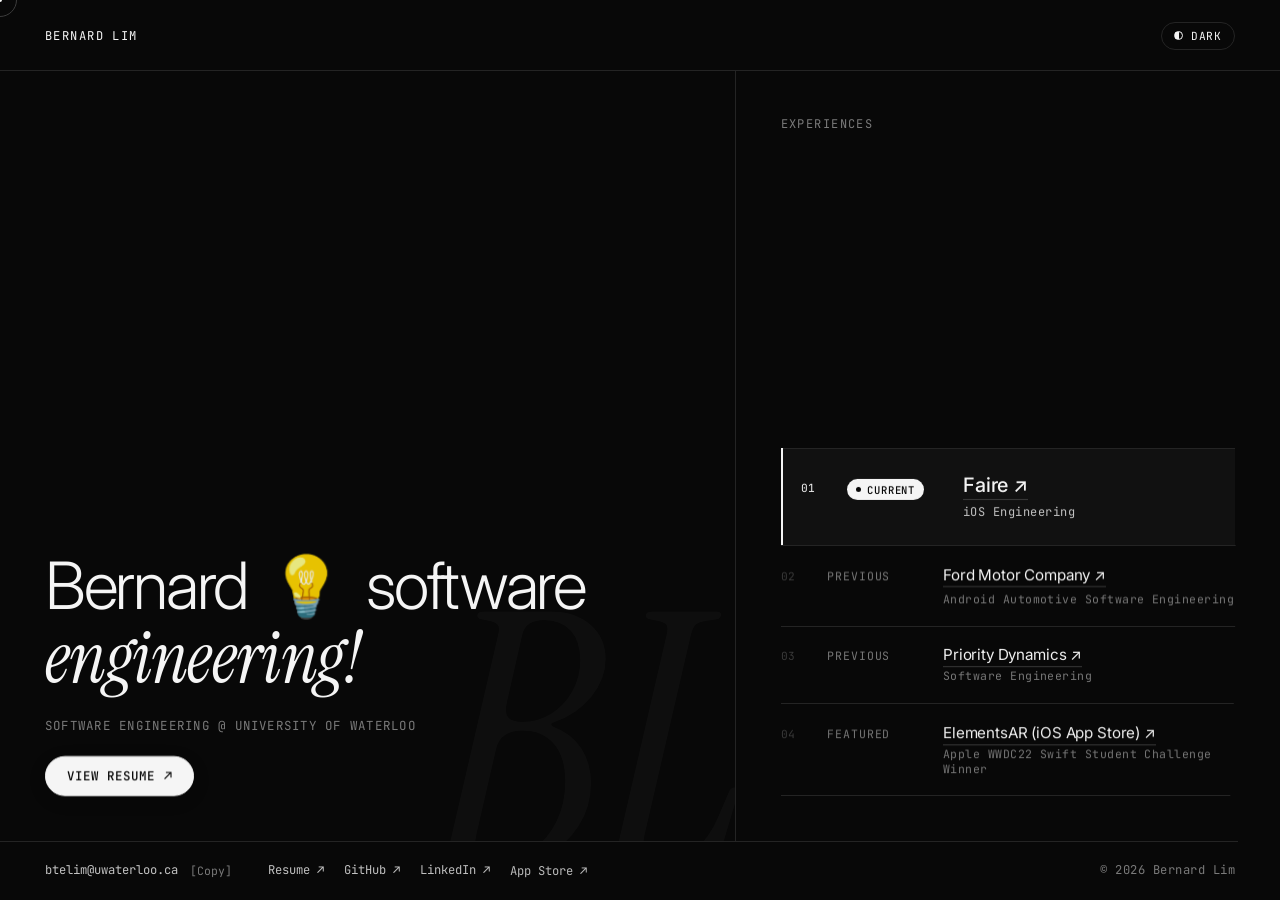
<file: index.html>
<!DOCTYPE html>
<html lang="en" data-theme="dark">
<head>
  <meta charset="UTF-8" />
    <script>
    // URL Flag Gate: routes to redesigned Monograph Folio when flag is present
    (function () {
      const q = new URLSearchParams(window.location.search);
      if (
        q.has("folio") ||
        q.has("monograph") ||
        q.has("redesign") ||
        q.get("v") === "folio" ||
        q.get("v") === "2" ||
        q.get("design") === "monograph"
      ) {
        window.location.replace("folio.html" + window.location.search);
      }
    })();
  </script>
  <meta name="viewport" content="width=device-width, initial-scale=1.0" />
  <title>Bernard Lim — Bernard ❤️ Software Engineering</title>
  <meta name="description" content="Bernard Lim — Software Engineering at the University of Waterloo." />
  <link rel="preconnect" href="https://fonts.googleapis.com" />
  <link rel="preconnect" href="https://fonts.gstatic.com" crossorigin />
  <link href="https://fonts.googleapis.com/css2?family=Instrument+Serif:ital@0;1&family=Inter:wght@300;400;500&family=JetBrains+Mono:wght@400&display=swap" rel="stylesheet" />
  <link rel="stylesheet" href="styles.css" />
</head>
<body>
  <!-- Subtle custom cursor ring -->
  <div class="cursor-ring" id="cursor-ring" aria-hidden="true"></div>
  <div class="cursor-dot" id="cursor-dot" aria-hidden="true"></div>
  <!-- Full-viewport emoji shatter explosion layer -->
  <div class="viewport-shards-layer" id="viewport-shards-layer" aria-hidden="true"></div>

  <div class="viewport-grid">
    <!-- Top Full-Width Header -->
    <header class="top-bar">
      <div class="line-mask">
        <span class="brand reveal-item">Bernard Lim</span>
      </div>

      <div class="controls">
        <button class="theme-btn magnetic" id="theme-toggle" type="button" aria-label="Toggle monochrome theme">
          <span class="theme-indicator"></span>
          <span class="theme-label" id="theme-label">Dark</span>
        </button>
      </div>
      <div class="rule-h rule-bottom"></div>
    </header>

    <!-- Main Full-Viewport Hero -->
    <main class="hero-stage">
      <!-- Left / Primary Editorial Column -->
      <section class="hero-primary" aria-label="Introduction">
        <div class="bg-glyph" id="bg-glyph" aria-hidden="true">BL</div>

        <!-- Default Hero Title Section -->
        <div class="hero-title-group" id="hero-title-group">
          <h1 class="headline" id="hero-headline" aria-label="Bernard loves software engineering!">
            <span class="line-mask headline-mask">
              <span class="headline-line reveal-line">Bernard <button class="title-emoji-btn magnetic" id="title-emoji-slot" type="button" aria-label="Current emoji: Love. Click to cycle emoji." title="Click to rotate emoji"><span class="title-emoji-fx" aria-hidden="true"></span><span class="title-emoji-particles" id="title-emoji-particles" aria-hidden="true"></span><span class="title-emoji-char" id="title-emoji">❤️</span></button> software <em class="serif">engineering!</em></span>
            </span>
          </h1>

          <div class="subhead-wrap line-mask">
            <p class="discipline reveal-item">Software Engineering @ University of Waterloo</p>
          </div>

          <div class="hero-action-wrap">
            <a
              href="resume.pdf"
              target="_blank"
              rel="noopener noreferrer"
              class="hero-resume-btn magnetic"
              aria-label="View Resume (PDF opens in a new tab)"
            >
              <span>View Resume</span>
              <span class="btn-arrow" aria-hidden="true">↗</span>
            </a>
          </div>
        </div>

        <!-- Faire Hover Showcase (iPhone 18 Pro Frame + Description) -->
        <div class="faire-showcase" id="faire-showcase" aria-hidden="true">
          <div class="iphone-mockup" id="iphone-mockup">
            <!-- Left & Right Titanium Hardware Buttons -->
            <div class="iphone-btn iphone-btn-action"></div>
            <div class="iphone-btn iphone-btn-vol-up"></div>
            <div class="iphone-btn iphone-btn-vol-down"></div>
            <div class="iphone-btn iphone-btn-power"></div>
            <div class="iphone-btn iphone-btn-camera-control"></div>

            <!-- iPhone 18 Pro Brushed Titanium Chassis -->
            <div class="iphone-chassis">
              <div class="antenna-band antenna-top-left"></div>
              <div class="antenna-band antenna-top-right"></div>
              <div class="antenna-band antenna-bottom-left"></div>
              <div class="antenna-band antenna-bottom-right"></div>

              <!-- Ultra-Thin Contoured Display Bezel -->
              <div class="iphone-bezel">
                <div class="earpiece-slit"></div>
                <div class="iphone-screen">
                  <!-- iPhone 18 Pro Dynamic Island + TrueDepth Camera Lens -->
                  <div class="dynamic-island" aria-hidden="true">
                    <span class="island-sensor"></span>
                    <span class="island-camera"></span>
                  </div>
                  <video
                    id="faire-video"
                    class="iphone-video"
                    src="faire_ios.MP4"
                    muted
                    loop
                    playsinline
                    preload="auto"
                  ></video>
                </div>
              </div>
            </div>

            <a
              href="https://apps.apple.com/us/app/faire-wholesale/id1413340491"
              target="_blank"
              rel="noopener noreferrer"
              class="iphone-caption magnetic"
              aria-label="Faire Wholesale for iOS on the App Store (opens in a new tab)"
            >
              <span>Faire Wholesale for iOS</span>
              <span class="caption-arrow" aria-hidden="true">↗</span>
            </a>
          </div>

          <div class="faire-copy" id="faire-copy">
            <div class="showcase-eyebrow-row">
              <span class="faire-eyebrow">01 // Faire — iOS Engineering</span>
              <button type="button" class="showcase-close-btn" data-close-showcase aria-label="Close showcase and return to headline">← Intro</button>
            </div>
            <p class="faire-desc">
              At <strong>Faire</strong>, I build customer-facing features on the wholesale marketplace iOS app using <strong>Swift</strong> and <strong>SwiftUI</strong>, and work with <strong>Bazel</strong> build targets and dependencies to keep iOS builds fast and reproducible.
            </p>
            <div class="faire-tags">
              <span>Swift</span>
              <span>SwiftUI</span>
              <span>Bazel</span>
              <span>iOS</span>
            </div>
          </div>
        </div>

        <!-- Ford Hover Showcase (Blended Infotainment Image + Description) -->
        <div class="ford-showcase" id="ford-showcase" aria-hidden="true">
          <div class="ford-visual" id="ford-visual">
            <div class="ford-image-wrap">
              <img
                src="ford_infotainment.png"
                alt="Ford SYNC infotainment system running Apple CarPlay"
                class="ford-image"
              />
              <div class="ford-edge-blur ford-edge-left" aria-hidden="true"></div>
              <div class="ford-edge-blur ford-edge-right" aria-hidden="true"></div>
            </div>

            <a
              href="https://www.ford.com/technology/sync/"
              target="_blank"
              rel="noopener noreferrer"
              class="iphone-caption ford-caption magnetic"
              aria-label="Ford SYNC Infotainment System (opens in a new tab)"
            >
              <span>Ford SYNC &amp; CarPlay</span>
              <span class="caption-arrow" aria-hidden="true">↗</span>
            </a>
          </div>

          <div class="faire-copy ford-copy" id="ford-copy">
            <div class="showcase-eyebrow-row">
              <span class="faire-eyebrow">02 // Ford — Android Automotive</span>
              <button type="button" class="showcase-close-btn" data-close-showcase aria-label="Close showcase and return to headline">← Intro</button>
            </div>
            <p class="faire-desc">
              At <strong>Ford</strong>, I engineered <strong>CarPlay</strong> and <strong>Android Auto</strong> features for infotainment systems using <strong>Kotlin</strong>, <strong>Java</strong>, and <strong>RROs</strong>.
            </p>
            <div class="faire-tags">
              <span>Kotlin</span>
              <span>Java</span>
              <span>Android Automotive</span>
              <span>CarPlay</span>
            </div>
          </div>
        </div>
      </section>

      <!-- Vertical Divider -->
      <div class="rule-v" aria-hidden="true"></div>

      <!-- Right / Minimalist Index Column -->
      <aside class="hero-index" aria-label="Selected index">
        <div class="index-header line-mask">
          <span class="reveal-item">Experiences</span>
        </div>

        <div class="index-list">
          <div class="index-row is-current has-showcase" id="faire-row" data-glyph="01" data-showcase="faire" tabindex="0" role="button" aria-expanded="false" aria-controls="faire-showcase">
            <div class="rule-h rule-top"></div>
            <div class="row-inner">
              <span class="index-num">01</span>
              <span class="index-label">
                <span class="current-pill">
                  <span class="live-dot" aria-hidden="true"></span>Current
                </span>
              </span>
              <span class="index-value">
                <span class="index-title-line">
                  <a href="https://www.faire.com" target="_blank" rel="noopener noreferrer" class="inline-link current-link">Faire ↗</a>
                  <span class="row-preview-badge" aria-hidden="true">[Preview]</span>
                </span>
                <span class="role-sub current-sub">iOS Engineering</span>
              </span>
            </div>
          </div>

          <div class="index-row has-showcase" id="ford-row" data-glyph="02" data-showcase="ford" tabindex="0" role="button" aria-expanded="false" aria-controls="ford-showcase">
            <div class="rule-h rule-top"></div>
            <div class="row-inner">
              <span class="index-num">02</span>
              <span class="index-label">Previous</span>
              <span class="index-value">
                <span class="index-title-line">
                  <a href="https://www.ford.com" target="_blank" rel="noopener noreferrer" class="inline-link">Ford Motor Company ↗</a>
                  <span class="row-preview-badge" aria-hidden="true">[Preview]</span>
                </span>
                <span class="role-sub">Android Automotive Software Engineering</span>
              </span>
            </div>
          </div>

          <div class="index-row" data-glyph="03">
            <div class="rule-h rule-top"></div>
            <div class="row-inner">
              <span class="index-num">03</span>
              <span class="index-label">Previous</span>
              <span class="index-value">
                <a href="https://www.prioritydynamics.com" target="_blank" rel="noopener noreferrer" class="inline-link">Priority Dynamics ↗</a>
                <span class="role-sub">Software Engineering</span>
              </span>
            </div>
          </div>

          <div class="index-row" data-glyph="04">
            <div class="rule-h rule-top"></div>
            <div class="row-inner">
              <span class="index-num">04</span>
              <span class="index-label">Featured</span>
              <span class="index-value">
                <a href="https://apps.apple.com/ca/app/elementsar/id6451120399" target="_blank" rel="noopener noreferrer" class="inline-link">ElementsAR (iOS App Store) ↗</a>
                <span class="role-sub">Apple WWDC22 Swift Student Challenge Winner</span>
              </span>
            </div>
            <div class="rule-h rule-bottom"></div>
          </div>
        </div>
      </aside>
    </main>

    <!-- Bottom Full-Width Bar -->
    <footer class="bottom-bar">
      <div class="rule-h rule-top"></div>

      <nav class="links" aria-label="Contact and profiles">
        <div class="email-group">
          <a href="mailto:btelim@uwaterloo.ca" class="link-item magnetic">btelim@uwaterloo.ca</a>
          <button type="button" class="copy-trigger magnetic" id="copy-email" data-email="btelim@uwaterloo.ca">
            [Copy]
          </button>
        </div>

        <div class="social-group">
          <a href="resume.pdf" target="_blank" rel="noopener noreferrer" class="link-item magnetic">Resume ↗</a>
          <a href="https://github.com/beanut" target="_blank" rel="noopener noreferrer" class="link-item magnetic">GitHub ↗</a>
          <a href="https://linkedin.com/in/bernard-lte/" target="_blank" rel="noopener noreferrer" class="link-item magnetic">LinkedIn ↗</a>
          <a href="https://apps.apple.com/ca/app/elementsar/id6451120399" target="_blank" rel="noopener noreferrer" class="link-item magnetic">App Store ↗</a>
        </div>
      </nav>

      <div class="footnote line-mask">
        <span class="reveal-item">© 2026 Bernard Lim</span>
      </div>
    </footer>
  </div>

  <script src="https://cdnjs.cloudflare.com/ajax/libs/gsap/3.12.5/gsap.min.js"></script>
  <script src="script.js"></script>
  <!-- Analytics: GoatCounter (cookie-free; tracks page views, referrers, country/region). -->
  <script data-goatcounter="https://beanut.goatcounter.com/count" async src="https://gc.zgo.at/count.js"></script>
</body>
</html>
</file>
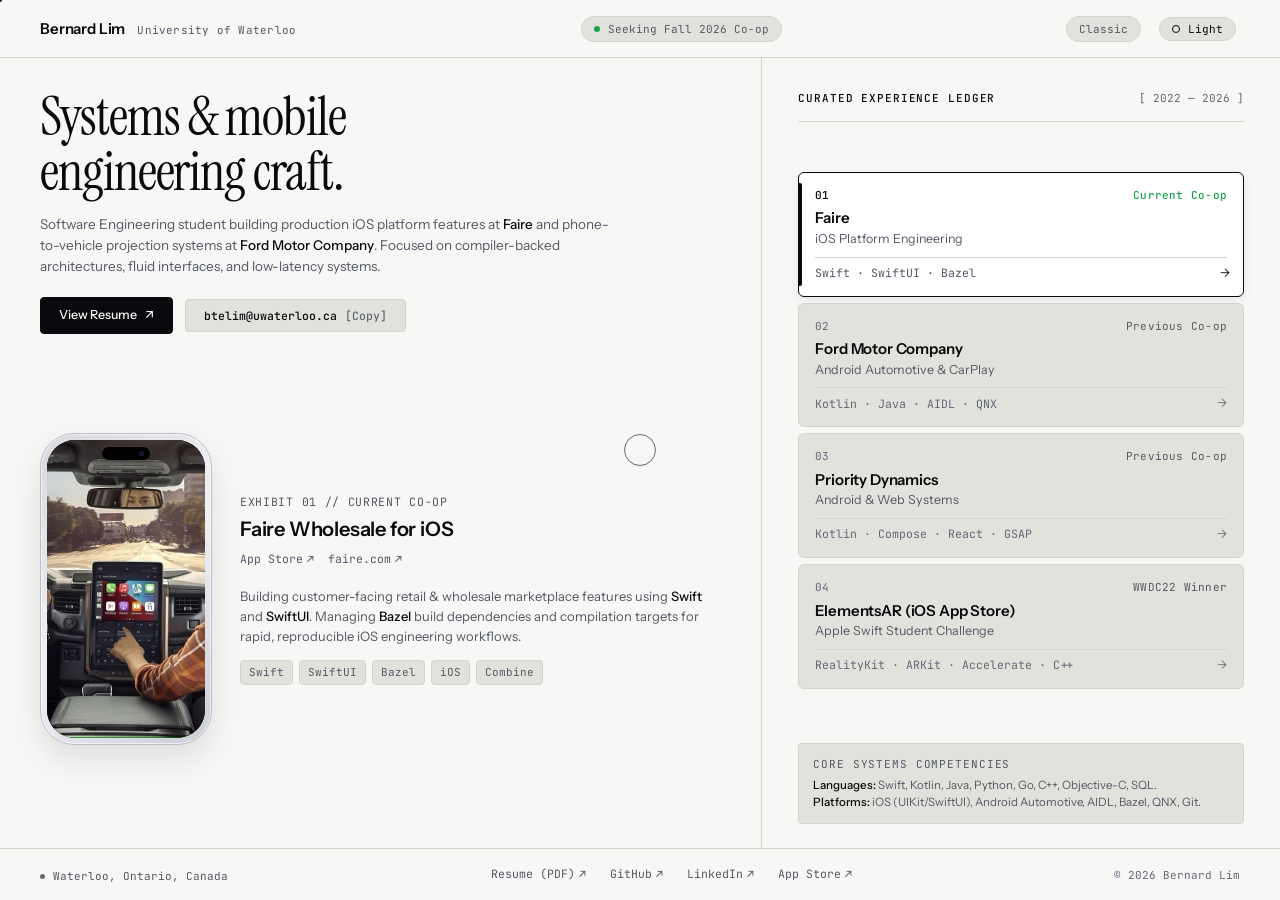
<file: folio.html>
<!DOCTYPE html>
<html lang="en" data-theme="dark">
<head>
  <meta charset="UTF-8" />
  <script>
    // URL Flag Gate: routes to default classic design when classic flag is present
    (function () {
      const q = new URLSearchParams(window.location.search);
      if (q.has("classic") || q.get("v") === "classic" || q.get("v") === "1") {
        window.location.replace("index.html" + window.location.search);
      }
    })();
  </script>
  <meta name="viewport" content="width=device-width, initial-scale=1.0" />
  <title>Bernard Lim — Software Systems &amp; Mobile Engineering</title>
  <meta name="description" content="Bernard Lim — Software Engineering at the University of Waterloo. Specialized in iOS platform architecture and Android Automotive systems." />
  <link rel="preconnect" href="https://fonts.googleapis.com" />
  <link rel="preconnect" href="https://fonts.gstatic.com" crossorigin />
  <link href="https://fonts.googleapis.com/css2?family=Instrument+Sans:ital,wght@0,400;0,500;0,600;0,700;1,400&family=Instrument+Serif&family=JetBrains+Mono:wght@400;500&display=swap" rel="stylesheet" />
  <link rel="stylesheet" href="folio.css" />
</head>
<body>
  <!-- Precision Cursor Followers -->
  <div class="cursor-ring" id="cursor-ring" aria-hidden="true"></div>
  <div class="cursor-dot" id="cursor-dot" aria-hidden="true"></div>

  <div class="monograph-stage">
    <!-- Masthead Header -->
    <header class="masthead">
      <div class="masthead-identity">
        <a href="/" class="brand-link">
          <span class="brand-name">Bernard Lim</span>
          <span class="brand-sub">University of Waterloo</span>
        </a>
      </div>

      <div class="masthead-status">
        <span class="status-indicator">
          <span class="status-pulse" aria-hidden="true"></span>
          <span class="status-text">Seeking Fall 2026 Co-op</span>
        </span>
      </div>

      <div class="masthead-controls">
        <a href="index.html" class="theme-pill magnetic" style="text-decoration:none; margin-right: 8px; color: var(--text-muted);" title="Switch to default design">
          <span>Classic</span>
        </a>
        <button class="theme-toggle magnetic" id="theme-toggle" type="button" aria-label="Toggle light and dark theme">
          <span class="theme-pill">
            <span class="theme-knob" aria-hidden="true"></span>
            <span class="theme-label" id="theme-label">Dark</span>
          </span>
        </button>
      </div>
      <div class="hairline hairline-bottom" aria-hidden="true"></div>
    </header>

    <!-- Main Viewport Workspace -->
    <main class="folio-workspace">
      <!-- Left Column: Editorial Focus & Live Specimen Stage -->
      <section class="folio-primary" aria-label="Selected engineering exhibits">
        <!-- Editorial Title Block -->
        <div class="primary-headline-block">
          <h1 class="primary-title">
            <span class="title-line">Systems &amp; mobile</span>
            <span class="title-line">engineering craft.</span>
          </h1>
          <p class="primary-summary">
            Software Engineering student building production iOS platform features at <strong>Faire</strong> and phone-to-vehicle projection systems at <strong>Ford Motor Company</strong>. Focused on compiler-backed architectures, fluid interfaces, and low-latency systems.
          </p>

          <div class="primary-actions">
            <a href="resume.pdf" target="_blank" rel="noopener noreferrer" class="action-btn action-primary magnetic" aria-label="View Resume (PDF opens in a new tab)">
              <span>View Resume</span>
              <span class="btn-arrow" aria-hidden="true">↗</span>
            </a>
            <button type="button" class="action-btn action-secondary magnetic" id="copy-email-btn" data-email="btelim@uwaterloo.ca" aria-label="Copy email address to clipboard">
              <span id="copy-email-text">btelim@uwaterloo.ca</span>
              <span class="btn-copy-tag" id="copy-status-tag" aria-hidden="true">[Copy]</span>
            </button>
          </div>
        </div>

        <!-- Specimen Display Bay (Dynamic Content per Selected Experience) -->
        <div class="specimen-bay" id="specimen-bay">
          <!-- Exhibit 01: Faire (Default Active) -->
          <article class="specimen-exhibit is-active" id="exhibit-faire" data-exhibit="faire" aria-label="Faire Wholesale exhibit">
            <div class="specimen-hardware">
              <!-- Precision iPhone Titanium Chassis Frame -->
              <div class="device-chassis iphone-frame" id="iphone-frame">
                <div class="device-bezel">
                  <div class="dynamic-island" aria-hidden="true">
                    <span class="island-camera"></span>
                  </div>
                  <div class="screen-viewport">
                    <video id="faire-video" class="device-media" src="faire_ios.MP4" muted loop playsinline preload="auto" poster="ford_infotainment.png"></video>
                  </div>
                </div>
              </div>
            </div>

            <div class="specimen-meta">
              <div class="meta-header">
                <span class="meta-tag">Exhibit 01 // Current Co-op</span>
                <h2 class="meta-title">Faire Wholesale for iOS</h2>
                <div class="meta-links">
                  <a href="https://apps.apple.com/us/app/faire-wholesale/id1413340491" target="_blank" rel="noopener noreferrer" class="meta-link magnetic" aria-label="Faire on App Store (opens in a new tab)">
                    <span>App Store</span>
                    <span class="link-arrow" aria-hidden="true">↗</span>
                  </a>
                  <a href="https://www.faire.com" target="_blank" rel="noopener noreferrer" class="meta-link magnetic">
                    <span>faire.com</span>
                    <span class="link-arrow" aria-hidden="true">↗</span>
                  </a>
                </div>
              </div>
              <p class="meta-description">
                Building customer-facing retail &amp; wholesale marketplace features using <strong>Swift</strong> and <strong>SwiftUI</strong>. Managing <strong>Bazel</strong> build dependencies and compilation targets for rapid, reproducible iOS engineering workflows.
              </p>
              <div class="meta-stack">
                <span class="stack-chip">Swift</span>
                <span class="stack-chip">SwiftUI</span>
                <span class="stack-chip">Bazel</span>
                <span class="stack-chip">iOS</span>
                <span class="stack-chip">Combine</span>
              </div>
            </div>
          </article>

          <!-- Exhibit 02: Ford Motor Company -->
          <article class="specimen-exhibit" id="exhibit-ford" data-exhibit="ford" aria-label="Ford Motor Company exhibit">
            <div class="specimen-hardware">
              <div class="automotive-screen-frame">
                <div class="automotive-bezel">
                  <img src="ford_infotainment.png" alt="Ford SYNC infotainment display running CarPlay" class="device-media automotive-media" />
                  <div class="screen-glare" aria-hidden="true"></div>
                </div>
              </div>
            </div>

            <div class="specimen-meta">
              <div class="meta-header">
                <span class="meta-tag">Exhibit 02 // Infotainment Systems</span>
                <h2 class="meta-title">Ford Android Automotive &amp; CarPlay</h2>
                <div class="meta-links">
                  <a href="https://www.ford.com/technology/sync/" target="_blank" rel="noopener noreferrer" class="meta-link magnetic">
                    <span>Ford SYNC</span>
                    <span class="link-arrow" aria-hidden="true">↗</span>
                  </a>
                  <a href="https://www.ford.com" target="_blank" rel="noopener noreferrer" class="meta-link magnetic">
                    <span>ford.com</span>
                    <span class="link-arrow" aria-hidden="true">↗</span>
                  </a>
                </div>
              </div>
              <p class="meta-description">
                Engineered phone-to-vehicle projection across Ford vehicles using <strong>Kotlin</strong>, <strong>Java</strong>, and Runtime Resource Overlays (<strong>RROs</strong>). Built <strong>AIDL</strong> interfaces synchronizing CarPlay with Bluetooth and iAP protocol stacks for low-latency IPC.
              </p>
              <div class="meta-stack">
                <span class="stack-chip">Kotlin</span>
                <span class="stack-chip">Java</span>
                <span class="stack-chip">Android Automotive</span>
                <span class="stack-chip">CarPlay / AIDL</span>
                <span class="stack-chip">QNX IPC</span>
              </div>
            </div>
          </article>

          <!-- Exhibit 03: Priority Dynamics -->
          <article class="specimen-exhibit" id="exhibit-priority" data-exhibit="priority" aria-label="Priority Dynamics exhibit">
            <div class="specimen-hardware specimen-graphic-stage">
              <div class="blueprint-card">
                <div class="blueprint-grid-fx" aria-hidden="true"></div>
                <div class="blueprint-content">
                  <span class="blueprint-code">SYSTEM // ARCHITECTURE</span>
                  <div class="blueprint-spec">Kotlin MVVM · Jetpack Compose · AI REST API</div>
                  <div class="blueprint-rows">
                    <div class="bp-row"><span>01 Mobile Client</span><span class="bp-val">Jetpack Compose UI</span></div>
                    <div class="bp-row"><span>02 Admin Portal</span><span class="bp-val">React + GSAP Motion</span></div>
                    <div class="bp-row"><span>03 Real-time DB</span><span class="bp-val">Firebase Firestore</span></div>
                  </div>
                </div>
              </div>
            </div>

            <div class="specimen-meta">
              <div class="meta-header">
                <span class="meta-tag">Exhibit 03 // Mobile &amp; Web Systems</span>
                <h2 class="meta-title">Priority Dynamics</h2>
                <div class="meta-links">
                  <a href="https://www.prioritydynamics.com" target="_blank" rel="noopener noreferrer" class="meta-link magnetic">
                    <span>prioritydynamics.com</span>
                    <span class="link-arrow" aria-hidden="true">↗</span>
                  </a>
                </div>
              </div>
              <p class="meta-description">
                Engineered a modular 10+ screen Android application using <strong>Kotlin</strong> (Jetpack Compose &amp; MVVM) integrated with internal AI analytics. Built a high-responsiveness <strong>React</strong> administrative web management portal with <strong>GSAP</strong> choreography.
              </p>
              <div class="meta-stack">
                <span class="stack-chip">Kotlin</span>
                <span class="stack-chip">Jetpack Compose</span>
                <span class="stack-chip">React.js</span>
                <span class="stack-chip">GSAP</span>
                <span class="stack-chip">Firebase</span>
              </div>
            </div>
          </article>

          <!-- Exhibit 04: ElementsAR -->
          <article class="specimen-exhibit" id="exhibit-elements" data-exhibit="elements" aria-label="ElementsAR project exhibit">
            <div class="specimen-hardware specimen-graphic-stage">
              <div class="blueprint-card award-card">
                <div class="blueprint-grid-fx" aria-hidden="true"></div>
                <div class="blueprint-content">
                  <span class="blueprint-code">APPLE WWDC22 SCHOLAR WINNER</span>
                  <div class="blueprint-spec">Spatial Computing · 118 Elements · Interactive AR</div>
                  <div class="blueprint-rows">
                    <div class="bp-row"><span>Framework</span><span class="bp-val">RealityKit &amp; ARKit</span></div>
                    <div class="bp-row"><span>Math Core</span><span class="bp-val">Accelerate &amp; C++</span></div>
                    <div class="bp-row"><span>Optimization</span><span class="bp-val">-20% RAM / -10% CPU</span></div>
                  </div>
                </div>
              </div>
            </div>

            <div class="specimen-meta">
              <div class="meta-header">
                <span class="meta-tag">Exhibit 04 // Spatial Computing Award</span>
                <h2 class="meta-title">ElementsAR</h2>
                <div class="meta-links">
                  <a href="https://apps.apple.com/ca/app/elementsar/id6451120399" target="_blank" rel="noopener noreferrer" class="meta-link magnetic" aria-label="ElementsAR on App Store (opens in a new tab)">
                    <span>App Store</span>
                    <span class="link-arrow" aria-hidden="true">↗</span>
                  </a>
                </div>
              </div>
              <p class="meta-description">
                WWDC Swift Student Challenge winning spatial experience published on the iOS App Store. Interactive AR atomic models for all 118 elements with custom matrix transformation algorithms in <strong>Accelerate</strong>, <strong>Swift</strong>, and <strong>C++</strong>.
              </p>
              <div class="meta-stack">
                <span class="stack-chip">RealityKit</span>
                <span class="stack-chip">ARKit</span>
                <span class="stack-chip">Swift</span>
                <span class="stack-chip">C++</span>
                <span class="stack-chip">Accelerate</span>
              </div>
            </div>
          </article>
        </div>
      </section>

      <!-- Vertical Divider Rule -->
      <div class="hairline hairline-vertical" aria-hidden="true"></div>

      <!-- Right Column: Curated Experience Ledger & Select Rail -->
      <aside class="folio-ledger" aria-label="Experience ledger">
        <div class="ledger-header">
          <span class="ledger-header-title">Curated Experience Ledger</span>
          <span class="ledger-header-period">[ 2022 — 2026 ]</span>
        </div>

        <nav class="ledger-rail" aria-label="Experience selection">
          <!-- Row 1: Faire -->
          <div class="ledger-row is-active" id="row-faire" data-target="faire" role="button" tabindex="0" aria-label="Select Faire Wholesale iOS exhibit">
            <div class="row-indicator" aria-hidden="true"></div>
            <div class="row-content">
              <div class="row-top">
                <span class="row-index">01</span>
                <span class="row-role-tag current-tag">Current Co-op</span>
              </div>
              <div class="row-main">
                <span class="row-title">Faire</span>
                <span class="row-sub">iOS Platform Engineering</span>
              </div>
              <div class="row-bottom">
                <span class="row-tech">Swift · SwiftUI · Bazel</span>
                <span class="row-arrow" aria-hidden="true">→</span>
              </div>
            </div>
          </div>

          <!-- Row 2: Ford -->
          <div class="ledger-row" id="row-ford" data-target="ford" role="button" tabindex="0" aria-label="Select Ford Motor Company exhibit">
            <div class="row-indicator" aria-hidden="true"></div>
            <div class="row-content">
              <div class="row-top">
                <span class="row-index">02</span>
                <span class="row-role-tag">Previous Co-op</span>
              </div>
              <div class="row-main">
                <span class="row-title">Ford Motor Company</span>
                <span class="row-sub">Android Automotive &amp; CarPlay</span>
              </div>
              <div class="row-bottom">
                <span class="row-tech">Kotlin · Java · AIDL · QNX</span>
                <span class="row-arrow" aria-hidden="true">→</span>
              </div>
            </div>
          </div>

          <!-- Row 3: Priority Dynamics -->
          <div class="ledger-row" id="row-priority" data-target="priority" role="button" tabindex="0" aria-label="Select Priority Dynamics exhibit">
            <div class="row-indicator" aria-hidden="true"></div>
            <div class="row-content">
              <div class="row-top">
                <span class="row-index">03</span>
                <span class="row-role-tag">Previous Co-op</span>
              </div>
              <div class="row-main">
                <span class="row-title">Priority Dynamics</span>
                <span class="row-sub">Android &amp; Web Systems</span>
              </div>
              <div class="row-bottom">
                <span class="row-tech">Kotlin · Compose · React · GSAP</span>
                <span class="row-arrow" aria-hidden="true">→</span>
              </div>
            </div>
          </div>

          <!-- Row 4: ElementsAR -->
          <div class="ledger-row" id="row-elements" data-target="elements" role="button" tabindex="0" aria-label="Select ElementsAR exhibit">
            <div class="row-indicator" aria-hidden="true"></div>
            <div class="row-content">
              <div class="row-top">
                <span class="row-index">04</span>
                <span class="row-role-tag featured-tag">WWDC22 Winner</span>
              </div>
              <div class="row-main">
                <span class="row-title">ElementsAR (iOS App Store)</span>
                <span class="row-sub">Apple Swift Student Challenge</span>
              </div>
              <div class="row-bottom">
                <span class="row-tech">RealityKit · ARKit · Accelerate · C++</span>
                <span class="row-arrow" aria-hidden="true">→</span>
              </div>
            </div>
          </div>
        </nav>

        <!-- Technical Capabilities Footer Box -->
        <div class="ledger-skills-box">
          <span class="skills-box-title">Core Systems Competencies</span>
          <p class="skills-box-text">
            <strong>Languages:</strong> Swift, Kotlin, Java, Python, Go, C++, Objective-C, SQL.<br />
            <strong>Platforms:</strong> iOS (UIKit/SwiftUI), Android Automotive, AIDL, Bazel, QNX, Git.
          </p>
        </div>
      </aside>
    </main>

    <!-- Bottom Anchor Bar -->
    <footer class="anchored-footer">
      <div class="hairline hairline-top" aria-hidden="true"></div>

      <div class="footer-left">
        <span class="footer-status-pill">
          <span class="footer-dot" aria-hidden="true"></span>
          <span>Waterloo, Ontario, Canada</span>
        </span>
      </div>

      <nav class="footer-links" aria-label="External profiles and documentation">
        <a href="resume.pdf" target="_blank" rel="noopener noreferrer" class="footer-link magnetic">
          <span>Resume (PDF)</span>
          <span class="link-arrow" aria-hidden="true">↗</span>
        </a>
        <a href="https://github.com/beanut" target="_blank" rel="noopener noreferrer" class="footer-link magnetic">
          <span>GitHub</span>
          <span class="link-arrow" aria-hidden="true">↗</span>
        </a>
        <a href="https://linkedin.com/in/bernard-lte/" target="_blank" rel="noopener noreferrer" class="footer-link magnetic">
          <span>LinkedIn</span>
          <span class="link-arrow" aria-hidden="true">↗</span>
        </a>
        <a href="https://apps.apple.com/ca/app/elementsar/id6451120399" target="_blank" rel="noopener noreferrer" class="footer-link magnetic">
          <span>App Store</span>
          <span class="link-arrow" aria-hidden="true">↗</span>
        </a>
      </nav>

      <div class="footer-right">
        <span class="copyright-mark">© 2026 Bernard Lim</span>
      </div>
    </footer>
  </div>

  <!-- GSAP Animation Library -->
  <script src="https://cdnjs.cloudflare.com/ajax/libs/gsap/3.12.5/gsap.min.js"></script>
  <script src="folio.js"></script>
  <!-- Analytics: GoatCounter (cookie-free; tracks page views, referrers, country/region). -->
  <script data-goatcounter="https://beanut.goatcounter.com/count" async src="https://gc.zgo.at/count.js"></script>
</body>
</html>
</file>
<file: styles.css>
:root,
[data-theme="dark"] {
  --bg: #080808;
  --surface: #111111;
  --surface-hover: #161616;
  --text: #f5f5f5;
  --grey-1: #c2c2c2;
  --grey-2: #7a7a7a;
  --grey-3: #3d3d3d;
  --border: #242424;
  --glyph: rgba(255, 255, 255, 0.03);
}

[data-theme="light"] {
  --bg: #f6f6f6;
  --surface: #ececec;
  --surface-hover: #e4e4e4;
  --text: #0c0c0c;
  --grey-1: #383838;
  --grey-2: #737373;
  --grey-3: #b5b5b5;
  --border: #d6d6d6;
  --glyph: rgba(0, 0, 0, 0.035);
}

*,
*::before,
*::after {
  box-sizing: border-box;
  margin: 0;
  padding: 0;
}

html,
body {
  width: 100vw;
  height: 100dvh;
  overflow: hidden;
  background-color: var(--bg);
  color: var(--text);
  font-family: "Inter", -apple-system, BlinkMacSystemFont, sans-serif;
  -webkit-font-smoothing: antialiased;
  -moz-osx-font-smoothing: grayscale;
  transition: background-color 0.35s ease, color 0.35s ease;
}

::selection {
  background: var(--text);
  color: var(--bg);
}

/* Custom Monochrome Cursor Follower */
.cursor-ring,
.cursor-dot {
  position: fixed;
  top: 0;
  left: 0;
  pointer-events: none;
  z-index: 9999;
  border-radius: 50%;
  transform: translate(-50%, -50%);
}

.cursor-ring {
  width: 34px;
  height: 34px;
  border: 1px solid var(--grey-3);
  transition: width 0.25s ease, height 0.25s ease, border-color 0.25s ease;
}

.cursor-ring.is-active {
  width: 52px;
  height: 52px;
  border-color: var(--text);
}

.cursor-dot {
  width: 4px;
  height: 4px;
  background: var(--text);
}

@media (hover: none), (pointer: coarse) {
  .cursor-ring,
  .cursor-dot {
    display: none;
  }
}

/* Full-Viewport Edge-to-Edge Grid */
.viewport-grid {
  width: 100vw;
  height: 100dvh;
  display: grid;
  grid-template-rows: auto 1fr auto;
  position: relative;
}

/* Animated Hairline Rules */
.rule-h {
  position: absolute;
  left: 0;
  right: 0;
  height: 1px;
  background-color: var(--border);
  transform-origin: left center;
}

.rule-top {
  top: 0;
}

.rule-bottom {
  bottom: 0;
}

.rule-v {
  width: 1px;
  height: 100%;
  background-color: var(--border);
  transform-origin: center top;
}

.line-mask {
  overflow: hidden;
  display: inline-flex;
}

/* Top Full-Width Header */
.top-bar {
  position: relative;
  width: 100%;
  padding: 1.35rem clamp(1.5rem, 3.5vw, 3.5rem);
  display: flex;
  justify-content: space-between;
  align-items: center;
  font-family: "JetBrains Mono", monospace;
  font-size: 0.76rem;
  letter-spacing: 0.05em;
}

.brand {
  color: var(--text);
  text-transform: uppercase;
  letter-spacing: 0.12em;
  font-weight: 400;
}

.discipline {
  font-family: "JetBrains Mono", monospace;
  font-size: 0.78rem;
  color: var(--grey-2);
  text-transform: uppercase;
  letter-spacing: 0.1em;
}

.controls {
  justify-self: end;
}

.theme-btn {
  background: transparent;
  border: 1px solid var(--border);
  color: var(--text);
  padding: 0.38rem 0.75rem;
  border-radius: 999px;
  display: inline-flex;
  align-items: center;
  gap: 0.5rem;
  cursor: pointer;
  font-family: "JetBrains Mono", monospace;
  font-size: 0.7rem;
  text-transform: uppercase;
  letter-spacing: 0.08em;
  transition: border-color 0.2s ease, background-color 0.2s ease;
}

.theme-btn:hover {
  border-color: var(--text);
  background-color: var(--surface);
}

.theme-indicator {
  width: 9px;
  height: 9px;
  border-radius: 50%;
  background: linear-gradient(90deg, var(--text) 50%, transparent 50%);
  border: 1px solid var(--text);
}

/* Main Hero Stage (Full Width Split Grid) */
.hero-stage {
  width: 100%;
  height: 100%;
  display: grid;
  grid-template-columns: 1.35fr 1px 1fr;
  align-items: stretch;
  overflow: hidden;
}

/* Left Primary Column */
.hero-primary {
  position: relative;
  padding: clamp(2rem, 5vh, 4.5rem) clamp(1.5rem, 3.5vw, 3.5rem);
  display: flex;
  flex-direction: column;
  justify-content: flex-end;
  overflow: hidden;
}

.bg-glyph {
  position: absolute;
  right: -0.04em;
  bottom: -0.14em;
  font-family: "Instrument Serif", Georgia, serif;
  font-style: italic;
  font-size: clamp(14rem, 28vw, 30rem);
  line-height: 0.8;
  color: var(--glyph);
  user-select: none;
  pointer-events: none;
  z-index: 0;
}

.eyebrow-wrap {
  position: relative;
  z-index: 1;
}

.eyebrow {
  font-family: "JetBrains Mono", monospace;
  font-size: 0.75rem;
  text-transform: uppercase;
  letter-spacing: 0.12em;
  color: var(--grey-2);
}

.hero-title-group {
  position: relative;
  z-index: 1;
  display: flex;
  flex-direction: column;
  gap: 1.1rem;
}

.headline {
  display: flex;
  flex-direction: column;
  font-size: clamp(2.4rem, 5.1vw, 6.2rem);
  font-weight: 300;
  line-height: 1.05;
  letter-spacing: -0.035em;
  color: var(--text);
}

.headline .line-mask {
  display: block;
  padding-bottom: 0.08em;
  transition: overflow 0.25s ease;
}

.headline .line-mask.is-revealed {
  overflow: visible;
}

.headline-line {
  display: block;
  will-change: transform;
}

/* Interactive Emoji Button within Title */
.title-emoji-btn {
  display: inline-flex;
  align-items: center;
  justify-content: center;
  position: relative;
  background: transparent;
  border: none;
  padding: 0 0.08em;
  margin: 0 0.04em;
  font-family: inherit;
  font-size: 0.94em;
  line-height: 1;
  vertical-align: -0.04em;
  cursor: pointer;
  color: inherit;
  outline: none;
  user-select: none;
  -webkit-user-select: none;
  perspective: 700px;
  transform-style: preserve-3d;
  touch-action: manipulation;
}

.title-emoji-btn:focus-visible {
  outline: 2px dashed var(--text);
  outline-offset: 4px;
  border-radius: 8px;
}

.title-emoji-char {
  display: inline-block;
  line-height: 1;
  transform-origin: center center;
  will-change: transform, opacity, filter;
  filter: drop-shadow(0 4px 14px rgba(0, 0, 0, 0.22));
  pointer-events: none;
}

[data-theme="light"] .title-emoji-char {
  filter: drop-shadow(0 3px 10px rgba(0, 0, 0, 0.12));
}

.title-emoji-fx {
  position: absolute;
  top: 50%;
  left: 50%;
  width: 1.35em;
  height: 1.35em;
  border-radius: 50%;
  transform: translate(-50%, -50%) scale(0);
  background: radial-gradient(circle, var(--text) 0%, transparent 72%);
  opacity: 0;
  pointer-events: none;
  z-index: -1;
}

/* Full-Viewport Emoji Shatter & Explosion Layer */
.viewport-shards-layer {
  position: fixed;
  inset: 0;
  width: 100vw;
  height: 100vh;
  pointer-events: none;
  overflow: hidden;
  z-index: 9999;
}

.title-emoji-particles {
  position: absolute;
  top: 50%;
  left: 50%;
  width: 0;
  height: 0;
  pointer-events: none;
  overflow: visible;
  z-index: 5;
}

.viewport-shard {
  position: absolute;
  top: 0;
  left: 0;
  display: inline-flex;
  align-items: center;
  justify-content: center;
  line-height: 1;
  pointer-events: none;
  user-select: none;
  -webkit-user-select: none;
  will-change: transform, opacity;
  transform-origin: center center;
  backface-visibility: hidden;
  filter: drop-shadow(0 8px 24px rgba(0, 0, 0, 0.45));
}

[data-theme="light"] .viewport-shard {
  filter: drop-shadow(0 6px 18px rgba(0, 0, 0, 0.22));
}

.viewport-spark {
  position: absolute;
  top: 0;
  left: 0;
  pointer-events: none;
  will-change: transform, opacity;
  border-radius: 50%;
  backface-visibility: hidden;
}

.serif {
  font-family: "Instrument Serif", Georgia, serif;
  font-style: italic;
  font-weight: 400;
  font-size: 1.08em;
  letter-spacing: -0.01em;
}

/* Hero Action CTA */
.hero-action-wrap {
  display: flex;
  align-items: center;
  margin-top: 0.25rem;
}

.hero-resume-btn {
  display: inline-flex;
  align-items: center;
  gap: 0.55rem;
  padding: 0.65rem 1.3rem;
  background-color: var(--text);
  color: var(--bg);
  border: 1px solid var(--text);
  border-radius: 999px;
  font-family: "JetBrains Mono", monospace;
  font-size: 0.78rem;
  font-weight: 500;
  letter-spacing: 0.08em;
  text-transform: uppercase;
  text-decoration: none;
  cursor: pointer;
  box-shadow: 0 4px 18px rgba(0, 0, 0, 0.14);
  transition: background-color 0.22s ease,
              color 0.22s ease,
              border-color 0.22s ease,
              box-shadow 0.22s ease;
  will-change: transform;
}

.hero-resume-btn:hover {
  background-color: transparent;
  color: var(--text);
  border-color: var(--text);
  box-shadow: 0 6px 22px rgba(0, 0, 0, 0.22);
}

.hero-resume-btn:focus-visible {
  outline: 2px solid var(--text);
  outline-offset: 3px;
}

.hero-resume-btn .btn-arrow {
  display: inline-block;
  font-size: 0.85rem;
  line-height: 1;
  transition: transform 0.22s cubic-bezier(0.16, 1, 0.3, 1);
}

.hero-resume-btn:hover .btn-arrow {
  transform: translate(2.5px, -2.5px);
}

/* Faire Hover Showcase (iPhone Frame + Description) */
.faire-showcase {
  position: absolute;
  inset: 0;
  padding: clamp(1.5rem, 4vh, 3rem) clamp(1.5rem, 3.5vw, 3.5rem);
  display: flex;
  align-items: center;
  gap: clamp(1.75rem, 3.2vw, 3.5rem);
  z-index: 2;
  opacity: 0;
  visibility: hidden;
  pointer-events: none;
}

.faire-showcase.is-visible {
  pointer-events: auto;
}

.iphone-mockup {
  position: relative;
  height: clamp(310px, 66dvh, 550px);
  aspect-ratio: 1206 / 2622;
  flex-shrink: 0;
  will-change: transform, opacity;
}

/* iPhone 18 Pro Brushed Titanium Outer Chassis */
.iphone-chassis {
  position: relative;
  width: 100%;
  height: 100%;
  border-radius: 17.5% / 8.05%;
  padding: 2.5px;
  background: linear-gradient(
    135deg,
    #707075 0%,
    #38383c 22%,
    #1f1f22 50%,
    #4c4c52 80%,
    #28282c 100%
  );
  box-shadow:
    0 28px 65px rgba(0, 0, 0, 0.65),
    0 4px 16px rgba(0, 0, 0, 0.35),
    inset 0 0 0 0.75px rgba(255, 255, 255, 0.28);
}

[data-theme="light"] .iphone-chassis {
  box-shadow:
    0 26px 56px rgba(0, 0, 0, 0.22),
    0 4px 14px rgba(0, 0, 0, 0.12),
    inset 0 0 0 0.75px rgba(255, 255, 255, 0.35);
}

/* Antenna Bands */
.antenna-band {
  position: absolute;
  background: rgba(15, 15, 17, 0.75);
  z-index: 2;
  pointer-events: none;
}

.antenna-top-left,
.antenna-top-right {
  top: 8.5%;
  width: 3px;
  height: 2px;
}

.antenna-bottom-left,
.antenna-bottom-right {
  bottom: 8.5%;
  width: 3px;
  height: 2px;
}

.antenna-top-left,
.antenna-bottom-left {
  left: 0;
}

.antenna-top-right,
.antenna-bottom-right {
  right: 0;
}

/* iPhone 18 Pro Ultra-Thin Display Bezel */
.iphone-bezel {
  position: relative;
  width: 100%;
  height: 100%;
  border-radius: 16.6% / 7.65%;
  padding: 4.5px;
  background: #050506;
  box-shadow: inset 0 0 0 1px rgba(255, 255, 255, 0.08);
}

.earpiece-slit {
  position: absolute;
  top: 2px;
  left: 50%;
  transform: translateX(-50%);
  width: 16%;
  height: 1.5px;
  border-radius: 999px;
  background: #18181b;
  z-index: 4;
}

.iphone-screen {
  position: relative;
  width: 100%;
  height: 100%;
  border-radius: 15.2% / 7.05%;
  overflow: hidden;
  background: #000000;
  box-shadow: inset 0 0 0 0.5px rgba(255, 255, 255, 0.1);
}

/* iPhone 18 Pro Dynamic Island + Optical Lens */
.dynamic-island {
  position: absolute;
  top: 1.45%;
  left: 50%;
  transform: translateX(-50%);
  width: 36.2%;
  height: 4.25%;
  background: #000000;
  border-radius: 999px;
  z-index: 3;
  display: flex;
  align-items: center;
  justify-content: space-between;
  padding: 0 7%;
  box-shadow:
    0 0 0 0.5px rgba(255, 255, 255, 0.07),
    inset 0 1px 1px rgba(255, 255, 255, 0.05);
}

.island-sensor {
  width: 7px;
  height: 7px;
  border-radius: 50%;
  background: radial-gradient(circle, #111115 35%, #050507 100%);
}

.island-camera {
  width: 8px;
  height: 8px;
  border-radius: 50%;
  background: radial-gradient(
    circle at 35% 35%,
    #3a3a44 0%,
    #17171d 45%,
    #070709 80%,
    #25252c 100%
  );
  box-shadow: inset 0 0 0 1px rgba(255, 255, 255, 0.08);
}

.iphone-video {
  width: 100%;
  height: 100%;
  object-fit: cover;
  display: block;
}

/* iPhone 18 Pro Titanium Side Buttons & Camera Control */
.iphone-btn {
  position: absolute;
  background: linear-gradient(180deg, #5a5a60 0%, #2c2c30 50%, #48484e 100%);
  z-index: 0;
}

.iphone-btn-action {
  left: -2px;
  top: 16.5%;
  width: 2.5px;
  height: 4.2%;
  border-radius: 2px 0 0 2px;
}

.iphone-btn-vol-up {
  left: -2.2px;
  top: 23.5%;
  width: 2.5px;
  height: 7.2%;
  border-radius: 2px 0 0 2px;
}

.iphone-btn-vol-down {
  left: -2.2px;
  top: 32.2%;
  width: 2.5px;
  height: 7.2%;
  border-radius: 2px 0 0 2px;
}

.iphone-btn-power {
  right: -2.2px;
  top: 25.5%;
  width: 2.5px;
  height: 10.5%;
  border-radius: 0 2px 2px 0;
}

.iphone-btn-camera-control {
  right: -1.2px;
  top: 60%;
  width: 1.5px;
  height: 7.5%;
  border-radius: 0 1px 1px 0;
  background: linear-gradient(180deg, #3a3a40 0%, #1c1c20 50%, #3a3a40 100%);
}

/* iPhone Video Caption Link */
.iphone-caption {
  position: absolute;
  top: calc(100% + 1.1rem);
  left: 0;
  right: 0;
  margin: 0 auto;
  width: max-content;
  display: inline-flex;
  align-items: center;
  gap: 0.35rem;
  white-space: nowrap;
  font-family: "JetBrains Mono", monospace;
  font-size: 0.7rem;
  font-weight: 400;
  letter-spacing: 0.08em;
  text-transform: uppercase;
  color: var(--grey-2);
  text-decoration: none;
  border-bottom: 1px solid transparent;
  padding-bottom: 1px;
  cursor: pointer;
  pointer-events: auto;
  transition: color 0.2s ease, border-color 0.2s ease;
  z-index: 5;
}

.iphone-caption:hover {
  color: var(--text);
  border-bottom-color: var(--grey-3);
}

.iphone-caption .caption-arrow {
  display: inline-block;
  font-size: 0.75rem;
  line-height: 1;
  transition: transform 0.2s cubic-bezier(0.16, 1, 0.3, 1);
}

.iphone-caption:hover .caption-arrow {
  transform: translate(2px, -2px);
}

/* Faire Description Block */
.faire-copy {
  display: flex;
  flex-direction: column;
  gap: 1.1rem;
  max-width: 38ch;
  will-change: transform, opacity;
}

.showcase-eyebrow-row {
  display: flex;
  align-items: center;
  justify-content: space-between;
  gap: 0.75rem;
}

.faire-eyebrow {
  font-family: "JetBrains Mono", monospace;
  font-size: 0.72rem;
  text-transform: uppercase;
  letter-spacing: 0.1em;
  color: var(--grey-2);
}

.showcase-close-btn {
  display: none;
  background: var(--surface);
  border: 1px solid var(--border);
  color: var(--grey-1);
  padding: 0.22rem 0.6rem;
  border-radius: 999px;
  font-family: "JetBrains Mono", monospace;
  font-size: 0.64rem;
  text-transform: uppercase;
  letter-spacing: 0.06em;
  cursor: pointer;
  white-space: nowrap;
  flex-shrink: 0;
  transition: color 0.2s ease, border-color 0.2s ease, background-color 0.2s ease;
}

.showcase-close-btn:hover,
.showcase-close-btn:active {
  color: var(--text);
  border-color: var(--text);
  background: var(--surface-hover);
}

.index-title-line {
  display: flex;
  align-items: center;
  justify-content: space-between;
  gap: 0.4rem;
  width: 100%;
}

.row-preview-badge {
  display: none;
  font-family: "JetBrains Mono", monospace;
  font-size: 0.58rem;
  letter-spacing: 0.05em;
  text-transform: uppercase;
  color: var(--grey-2);
  padding: 0.1rem 0.38rem;
  border-radius: 999px;
  border: 1px solid var(--border);
  background: var(--surface);
  white-space: nowrap;
  flex-shrink: 0;
  transition: color 0.2s ease, border-color 0.2s ease, background-color 0.2s ease;
}

.index-row.is-showcase-active .row-preview-badge {
  color: var(--bg);
  background: var(--text);
  border-color: var(--text);
}

@media (hover: none), (pointer: coarse), (max-width: 960px) {
  .showcase-close-btn {
    display: inline-flex;
    align-items: center;
  }

  .row-preview-badge {
    display: inline-flex;
    align-items: center;
  }

  .index-row.has-showcase {
    cursor: pointer;
    -webkit-tap-highlight-color: transparent;
  }
}

.faire-desc {
  font-size: clamp(1rem, 1.35vw, 1.25rem);
  font-weight: 300;
  line-height: 1.6;
  color: var(--grey-1);
  letter-spacing: -0.01em;
}

.faire-desc strong {
  color: var(--text);
  font-weight: 500;
}

.faire-tags {
  display: flex;
  flex-wrap: wrap;
  gap: 0.45rem;
  margin-top: 0.25rem;
}

.faire-tags span {
  font-family: "JetBrains Mono", monospace;
  font-size: 0.68rem;
  letter-spacing: 0.06em;
  text-transform: uppercase;
  padding: 0.25rem 0.6rem;
  border-radius: 999px;
  border: 1px solid var(--border);
  background: var(--surface);
  color: var(--grey-1);
}

/* Ford Hover Showcase (Side-Blurred Infotainment Visual + Description) */
.ford-showcase {
  position: absolute;
  inset: 0;
  padding: clamp(1.5rem, 4vh, 3rem) clamp(1.5rem, 3.5vw, 3.5rem);
  display: flex;
  align-items: center;
  gap: clamp(1.5rem, 2.8vw, 3rem);
  z-index: 2;
  opacity: 0;
  visibility: hidden;
  pointer-events: none;
}

.ford-showcase.is-visible {
  pointer-events: auto;
}

.ford-visual {
  position: relative;
  width: clamp(250px, 28vw, 410px);
  aspect-ratio: 4 / 3;
  flex-shrink: 0;
  will-change: transform, opacity;
}

.ford-image-wrap {
  position: relative;
  width: 100%;
  height: 100%;
  border-radius: 18px;
  overflow: hidden;
  -webkit-mask-image:
    linear-gradient(
      to right,
      transparent 0%,
      rgba(0, 0, 0, 0.35) 7%,
      rgba(0, 0, 0, 0.85) 16%,
      #000000 26%,
      #000000 74%,
      rgba(0, 0, 0, 0.85) 84%,
      rgba(0, 0, 0, 0.35) 93%,
      transparent 100%
    ),
    linear-gradient(
      to bottom,
      transparent 0%,
      rgba(0, 0, 0, 0.75) 6%,
      #000000 14%,
      #000000 86%,
      rgba(0, 0, 0, 0.75) 94%,
      transparent 100%
    );
  -webkit-mask-composite: source-in;
  mask-image:
    linear-gradient(
      to right,
      transparent 0%,
      rgba(0, 0, 0, 0.35) 7%,
      rgba(0, 0, 0, 0.85) 16%,
      #000000 26%,
      #000000 74%,
      rgba(0, 0, 0, 0.85) 84%,
      rgba(0, 0, 0, 0.35) 93%,
      transparent 100%
    ),
    linear-gradient(
      to bottom,
      transparent 0%,
      rgba(0, 0, 0, 0.75) 6%,
      #000000 14%,
      #000000 86%,
      rgba(0, 0, 0, 0.75) 94%,
      transparent 100%
    );
  mask-composite: intersect;
}

.ford-image {
  width: 100%;
  height: 100%;
  object-fit: cover;
  display: block;
  transform: scale(1.03);
}

.ford-edge-blur {
  position: absolute;
  top: 0;
  bottom: 0;
  width: 28%;
  pointer-events: none;
  backdrop-filter: blur(12px);
  -webkit-backdrop-filter: blur(12px);
}

.ford-edge-left {
  left: 0;
  background: linear-gradient(to right, var(--bg) 0%, transparent 100%);
  -webkit-mask-image: linear-gradient(to right, #000000 0%, rgba(0, 0, 0, 0.6) 55%, transparent 100%);
  mask-image: linear-gradient(to right, #000000 0%, rgba(0, 0, 0, 0.6) 55%, transparent 100%);
}

.ford-edge-right {
  right: 0;
  background: linear-gradient(to left, var(--bg) 0%, transparent 100%);
  -webkit-mask-image: linear-gradient(to left, #000000 0%, rgba(0, 0, 0, 0.6) 55%, transparent 100%);
  mask-image: linear-gradient(to left, #000000 0%, rgba(0, 0, 0, 0.6) 55%, transparent 100%);
}

.ford-copy {
  max-width: 36ch;
}

/* Right Minimalist Index Column */
.hero-index {
  padding: clamp(2rem, 5vh, 4.5rem) clamp(1.5rem, 3.5vw, 3.5rem);
  display: flex;
  flex-direction: column;
  justify-content: space-between;
}

.index-header {
  width: 100%;
  display: flex;
  justify-content: space-between;
  font-family: "JetBrains Mono", monospace;
  font-size: 0.75rem;
  text-transform: uppercase;
  letter-spacing: 0.12em;
  color: var(--grey-2);
}

.index-list {
  display: flex;
  flex-direction: column;
  width: 100%;
}

.index-row {
  position: relative;
  padding: clamp(0.95rem, 2.2vh, 1.45rem) 0;
  transition: background-color 0.25s ease;
}

.index-row.is-current {
  padding: clamp(1.3rem, 2.8vh, 1.95rem) 1.15rem;
  background-color: var(--surface);
  border-left: 2px solid var(--text);
}

.index-row.is-current .index-num {
  color: var(--text);
}

.current-pill {
  display: inline-flex;
  align-items: center;
  gap: 0.4rem;
  padding: 0.2rem 0.55rem;
  border-radius: 999px;
  background-color: var(--text);
  color: var(--bg);
  font-weight: 500;
  font-size: 0.66rem;
  letter-spacing: 0.08em;
}

.live-dot {
  width: 5px;
  height: 5px;
  border-radius: 50%;
  background-color: var(--bg);
  animation: mono-pulse 2.2s infinite ease-in-out;
}

@keyframes mono-pulse {
  0%, 100% {
    opacity: 1;
  }
  50% {
    opacity: 0.3;
  }
}

.current-link {
  font-size: clamp(1.2rem, 1.55vw, 1.5rem);
  font-weight: 500;
  border-bottom-color: var(--text);
}

.role-sub {
  display: block;
  margin-top: 0.25rem;
  font-family: "JetBrains Mono", monospace;
  font-size: 0.72rem;
  letter-spacing: 0.04em;
  color: var(--grey-2);
}

.current-sub {
  color: var(--grey-1);
  font-size: 0.75rem;
}

.row-inner {
  display: grid;
  grid-template-columns: 34px 104px 1fr;
  align-items: baseline;
  gap: 0.75rem;
  will-change: transform;
}

.index-num {
  font-family: "JetBrains Mono", monospace;
  font-size: 0.7rem;
  color: var(--grey-3);
  transition: color 0.25s ease;
}

.index-label {
  font-family: "JetBrains Mono", monospace;
  font-size: 0.72rem;
  text-transform: uppercase;
  letter-spacing: 0.08em;
  color: var(--grey-2);
}

.index-value {
  font-size: clamp(0.95rem, 1.15vw, 1.15rem);
  color: var(--text);
  font-weight: 400;
  letter-spacing: -0.01em;
}

.index-row:hover .index-num {
  color: var(--text);
}

.muted {
  color: var(--grey-2);
  font-weight: 300;
}

.inline-link {
  color: var(--text);
  text-decoration: none;
  border-bottom: 1px solid var(--grey-3);
  padding-bottom: 2px;
  transition: border-color 0.2s ease;
}

.inline-link:hover {
  border-color: var(--text);
}

/* Bottom Full-Width Footer Bar */
.bottom-bar {
  position: relative;
  width: 100%;
  padding: 1.35rem clamp(1.5rem, 3.5vw, 3.5rem);
  display: flex;
  align-items: center;
  justify-content: space-between;
  gap: 1.5rem;
  font-family: "JetBrains Mono", monospace;
  font-size: 0.76rem;
}

.links {
  display: flex;
  align-items: center;
  flex-wrap: wrap;
  gap: 2.25rem;
}

.email-group,
.social-group {
  display: flex;
  align-items: center;
  gap: 1.25rem;
}

.link-item {
  color: var(--grey-1);
  text-decoration: none;
  display: inline-block;
  white-space: nowrap;
  transition: color 0.2s ease;
}

.link-item:hover {
  color: var(--text);
}

.copy-trigger {
  background: none;
  border: none;
  color: var(--grey-2);
  font-family: "JetBrains Mono", monospace;
  font-size: 0.72rem;
  cursor: pointer;
  margin-left: -0.5rem;
  white-space: nowrap;
  transition: color 0.2s ease;
}

.copy-trigger:hover {
  color: var(--text);
}

.footnote {
  color: var(--grey-2);
  letter-spacing: 0.04em;
  white-space: nowrap;
}

/* Responsive Mobile & Tablet Adaptation */
@media (max-width: 960px), (max-height: 680px) {
  html,
  body {
    width: 100%;
    height: auto;
    min-height: 100dvh;
    overflow-x: hidden;
    overflow-y: auto;
  }

  .viewport-grid {
    width: 100%;
    height: auto;
    min-height: 100dvh;
    grid-template-rows: auto 1fr auto;
  }

  .hero-stage {
    height: auto;
    overflow: visible;
    grid-template-columns: 1fr;
    grid-template-rows: minmax(220px, 1fr) 1px auto;
  }

  .rule-v {
    width: 100%;
    height: 1px;
  }

  .hero-primary {
    display: grid;
    grid-template-columns: 1fr;
    align-items: center;
    justify-content: stretch;
    padding: 1.5rem clamp(1.25rem, 4vw, 2.5rem);
    overflow: hidden;
  }

  .hero-title-group,
  .faire-showcase,
  .ford-showcase {
    grid-area: 1 / 1;
    position: relative;
    inset: auto;
    padding: 0;
    width: 100%;
  }

  .faire-showcase {
    gap: 1.35rem;
    align-items: center;
  }

  .iphone-mockup {
    height: clamp(200px, 28dvh, 260px);
    margin-bottom: 1.25rem;
  }

  .faire-copy {
    max-width: none;
    flex: 1;
    min-width: 0;
    gap: 0.65rem;
  }

  .faire-desc {
    font-size: clamp(0.86rem, 2.4vw, 1rem);
    line-height: 1.48;
  }

  .ford-showcase {
    gap: 1.25rem;
    align-items: center;
  }

  .ford-visual {
    width: clamp(140px, 34vw, 240px);
    margin-bottom: 1.25rem;
  }

  .hero-index {
    padding: 1.35rem clamp(1.25rem, 4vw, 2.5rem);
    justify-content: flex-start;
  }

  .index-header {
    margin-bottom: 0.6rem;
  }

  .row-inner {
    grid-template-columns: 26px 82px 1fr;
  }
}

@media (max-width: 560px) {
  .top-bar {
    padding: 0.95rem 1.25rem;
  }

  .hero-primary {
    padding: 1.25rem 1.25rem;
  }

  .hero-title-group {
    gap: 0.85rem;
  }

  .headline {
    font-size: clamp(2.1rem, 8.8vw, 2.65rem);
    line-height: 1.08;
  }

  .subhead-wrap.line-mask {
    display: block;
  }

  .discipline {
    font-size: 0.68rem;
    letter-spacing: 0.07em;
    line-height: 1.45;
  }

  .hero-resume-btn {
    padding: 0.55rem 1.1rem;
    font-size: 0.72rem;
  }

  .faire-showcase {
    gap: 1rem;
  }

  .iphone-mockup {
    height: 190px;
    margin-bottom: 1.15rem;
  }

  .iphone-caption {
    font-size: 0.56rem;
    letter-spacing: 0.04em;
    top: calc(100% + 0.45rem);
  }

  .faire-eyebrow {
    font-size: 0.64rem;
    letter-spacing: 0.06em;
  }

  .faire-desc {
    font-size: 0.82rem;
    line-height: 1.44;
  }

  .faire-tags {
    gap: 0.35rem;
    margin-top: 0.1rem;
  }

  .faire-tags span {
    font-size: 0.6rem;
    padding: 0.18rem 0.48rem;
  }

  .ford-showcase {
    flex-direction: column;
    align-items: flex-start;
    gap: 0.65rem;
  }

  .ford-visual {
    width: 100%;
    max-width: 195px;
    aspect-ratio: 16 / 9;
    margin-bottom: 0.85rem;
  }

  .hero-index {
    padding: 1rem 1.25rem;
  }

  .index-row {
    padding: 0.68rem 0;
  }

  .index-row.is-current {
    padding: 0.82rem 0.8rem;
  }

  .row-inner {
    grid-template-columns: 20px 68px 1fr;
    gap: 0.45rem;
  }

  .current-pill {
    padding: 0.15rem 0.42rem;
    font-size: 0.58rem;
    gap: 0.28rem;
  }

  .index-label {
    font-size: 0.64rem;
    letter-spacing: 0.04em;
  }

  .current-link {
    font-size: 1.05rem;
  }

  .index-value {
    font-size: 0.86rem;
  }

  .role-sub {
    font-size: 0.66rem;
    line-height: 1.35;
  }

  .bottom-bar {
    padding: 1rem 1.25rem max(1rem, env(safe-area-inset-bottom));
    flex-direction: column;
    align-items: flex-start;
    gap: 0.6rem;
    font-size: 0.72rem;
  }

  .links {
    width: 100%;
    flex-direction: column;
    align-items: flex-start;
    gap: 0.55rem;
  }

  .email-group {
    width: 100%;
    gap: 0.85rem;
  }

  .social-group {
    width: 100%;
    justify-content: space-between;
    gap: 0.5rem;
    flex-wrap: wrap;
  }
}
</file>
<file: folio.css>
/* ==========================================================================
   The Monograph Folio — Design System & Stylesheet
   Pure Monochromatic Editorial Architecture (Zero-Scroll Single Viewport)
   ========================================================================== */

:root,
[data-theme="dark"] {
  --bg: #090a0d;
  --bg-elevated: #111317;
  --surface: #16181f;
  --surface-hover: #1e212b;
  --surface-active: #242834;
  --border: #232732;
  --border-strong: #333847;
  --text: #f5f5f3;
  --text-muted: #9ba1b0;
  --text-faint: #858ca0;
  --text-inverse: #090a0d;
  --accent-live: #22c55e;
  --selection-bg: #f5f5f3;
  --selection-color: #090a0d;
  --radius-sm: 4px;
  --radius-md: 6px;
  --radius-lg: 10px;
  --radius-pill: 9999px;
  --font-serif: "Instrument Serif", Georgia, serif;
  --font-sans: "Instrument Sans", -apple-system, BlinkMacSystemFont, "Segoe UI", sans-serif;
  --font-mono: "JetBrains Mono", SFMono-Regular, Menlo, Monaco, Consolas, monospace;
  --header-height: 58px;
  --footer-height: 52px;
}

[data-theme="light"] {
  --bg: #f7f7f5;
  --bg-elevated: #ecece7;
  --surface: #e2e2dc;
  --surface-hover: #d7d7d0;
  --surface-active: #cccccc;
  --border: #d4d4cd;
  --border-strong: #b8b8ae;
  --text: #090a0d;
  --text-muted: #535865;
  --text-faint: #626776;
  --text-inverse: #f7f7f5;
  --accent-live: #16a34a;
  --selection-bg: #090a0d;
  --selection-color: #f7f7f5;
}

/* Base Reset & Box Sizing */
*,
*::before,
*::after {
  box-sizing: border-box;
  margin: 0;
  padding: 0;
}

html,
body {
  width: 100vw;
  height: 100dvh;
  overflow: hidden;
  background-color: var(--bg);
  color: var(--text);
  font-family: var(--font-sans);
  font-size: 14px;
  line-height: 1.5;
  -webkit-font-smoothing: antialiased;
  -moz-osx-font-smoothing: grayscale;
  text-rendering: optimizeLegibility;
  transition: background-color 0.3s ease, color 0.3s ease;
}

::selection {
  background: var(--selection-bg);
  color: var(--selection-color);
}

:focus-visible {
  outline: 2px solid var(--text);
  outline-offset: 2px;
}

/* Custom Minimal Cursor Followers */
.cursor-ring,
.cursor-dot {
  position: fixed;
  top: 0;
  left: 0;
  pointer-events: none;
  z-index: 99999;
  border-radius: 50%;
  transform: translate(-50%, -50%);
  transition: opacity 0.2s ease;
}

.cursor-ring {
  width: 32px;
  height: 32px;
  border: 1px solid var(--text-faint);
  transition: width 0.22s cubic-bezier(0.16, 1, 0.3, 1),
              height 0.22s cubic-bezier(0.16, 1, 0.3, 1),
              border-color 0.22s ease;
}

.cursor-ring.is-hovering {
  width: 48px;
  height: 48px;
  border-color: var(--text);
  background: rgba(255, 255, 255, 0.04);
}

[data-theme="light"] .cursor-ring.is-hovering {
  background: rgba(0, 0, 0, 0.04);
}

.cursor-dot {
  width: 4px;
  height: 4px;
  background-color: var(--text);
}

@media (hover: none), (pointer: coarse) {
  .cursor-ring,
  .cursor-dot {
    display: none;
  }
}

/* Architectural Hairline Rules */
.hairline {
  position: absolute;
  background-color: var(--border);
  z-index: 10;
  transition: background-color 0.3s ease;
}

.hairline-bottom {
  bottom: 0;
  left: 0;
  right: 0;
  height: 1px;
}

.hairline-top {
  top: 0;
  left: 0;
  right: 0;
  height: 1px;
}

.hairline-vertical {
  top: 0;
  bottom: 0;
  width: 1px;
  position: relative;
  background-color: var(--border);
}

/* Main Layout Grid */
.monograph-stage {
  width: 100vw;
  height: 100dvh;
  display: flex;
  flex-direction: column;
  position: relative;
  background-color: var(--bg);
}

/* ==========================================================================
   Header: Masthead
   ========================================================================== */

.masthead {
  height: var(--header-height);
  padding: 0 40px;
  display: flex;
  align-items: center;
  justify-content: space-between;
  position: relative;
  flex-shrink: 0;
  background: var(--bg);
}

.masthead-identity .brand-link {
  display: inline-flex;
  align-items: baseline;
  gap: 12px;
  text-decoration: none;
  color: inherit;
}

.brand-name {
  font-family: var(--font-sans);
  font-size: 15px;
  font-weight: 600;
  letter-spacing: -0.01em;
  color: var(--text);
}

.brand-sub {
  font-family: var(--font-mono);
  font-size: 11px;
  color: var(--text-muted);
  letter-spacing: 0.02em;
}

.masthead-status .status-indicator {
  display: inline-flex;
  align-items: center;
  gap: 8px;
  padding: 4px 12px;
  background: var(--surface);
  border: 1px solid var(--border);
  border-radius: var(--radius-pill);
  font-family: var(--font-mono);
  font-size: 11px;
  color: var(--text-muted);
}

.status-pulse {
  width: 6px;
  height: 6px;
  border-radius: 50%;
  background-color: var(--accent-live);
}

.masthead-controls {
  display: inline-flex;
  align-items: center;
  gap: 6px;
  flex-shrink: 0;
}

.theme-toggle {
  background: none;
  border: none;
  cursor: pointer;
  padding: 4px;
}

.theme-pill {
  display: inline-flex;
  align-items: center;
  gap: 8px;
  padding: 4px 12px;
  background: var(--surface);
  border: 1px solid var(--border);
  border-radius: var(--radius-pill);
  font-family: var(--font-mono);
  font-size: 11px;
  color: var(--text);
  white-space: nowrap;
  transition: border-color 0.2s ease, background-color 0.2s ease;
}

.theme-toggle:hover .theme-pill {
  border-color: var(--border-strong);
  background-color: var(--surface-hover);
}

.theme-knob {
  width: 8px;
  height: 8px;
  border-radius: 50%;
  border: 1.5px solid var(--text);
  transition: transform 0.25s ease;
}

/* ==========================================================================
   Main Folio Workspace (Two Columns, Zero-Scroll)
   ========================================================================== */

.folio-workspace {
  flex: 1;
  display: grid;
  grid-template-columns: 1.25fr 1px 0.85fr;
  min-height: 0;
  position: relative;
  overflow: hidden;
}

/* Left Column: Primary Editorial & Specimen Bay */
.folio-primary {
  padding: 32px 40px 24px;
  display: flex;
  flex-direction: column;
  justify-content: space-between;
  overflow: hidden;
  position: relative;
}

.primary-headline-block {
  flex-shrink: 0;
}

.primary-title {
  font-family: var(--font-serif);
  font-size: clamp(38px, 4.4vw, 54px);
  line-height: 1.02;
  font-weight: 400;
  letter-spacing: -0.02em;
  color: var(--text);
  margin-bottom: 14px;
}

.primary-title .title-line {
  display: block;
}

.primary-summary {
  font-size: 13.5px;
  line-height: 1.55;
  color: var(--text-muted);
  max-width: 580px;
  margin-bottom: 20px;
}

.primary-summary strong {
  color: var(--text);
  font-weight: 500;
}

.primary-actions {
  display: flex;
  align-items: center;
  flex-wrap: wrap;
  gap: 12px;
}

.action-btn {
  display: inline-flex;
  align-items: center;
  gap: 8px;
  padding: 8px 18px;
  border-radius: var(--radius-sm);
  font-size: 12.5px;
  font-weight: 500;
  text-decoration: none;
  white-space: nowrap;
  cursor: pointer;
  transition: all 0.2s cubic-bezier(0.16, 1, 0.3, 1);
}

.action-primary {
  background-color: var(--text);
  color: var(--text-inverse);
  border: 1px solid var(--text);
}

.action-primary:hover {
  opacity: 0.92;
  transform: translateY(-1px);
}

.action-secondary {
  background-color: var(--surface);
  color: var(--text);
  border: 1px solid var(--border);
  font-family: var(--font-mono);
  font-size: 11.5px;
}

.action-secondary:hover {
  background-color: var(--surface-hover);
  border-color: var(--border-strong);
  transform: translateY(-1px);
}

.btn-copy-tag {
  color: var(--text-faint);
  font-size: 11.5px;
  transition: color 0.2s ease;
}

.action-secondary:hover .btn-copy-tag {
  color: var(--text-muted);
}

/* ==========================================================================
   Specimen Bay (Live Interactive Exhibit Stage)
   ========================================================================== */

.specimen-bay {
  flex: 1;
  position: relative;
  min-height: 280px;
  margin-top: 20px;
}

.specimen-exhibit {
  position: absolute;
  inset: 0;
  display: grid;
  grid-template-columns: auto 1fr;
  gap: 28px;
  align-items: center;
  opacity: 0;
  visibility: hidden;
  pointer-events: none;
  transition: opacity 0.35s ease, transform 0.35s cubic-bezier(0.16, 1, 0.3, 1), visibility 0.35s;
  transform: translateY(12px);
}

.specimen-exhibit.is-active {
  opacity: 1;
  visibility: visible;
  pointer-events: auto;
  transform: translateY(0);
  z-index: 2;
}

/* Device Mockup: iPhone Titanium Chassis Frame */
.specimen-hardware {
  flex-shrink: 0;
  display: flex;
  align-items: center;
  justify-content: center;
}

.iphone-frame {
  width: 172px;
  height: 312px;
  background: linear-gradient(135deg, #2b2e36 0%, #15171d 50%, #22252c 100%);
  border-radius: 34px;
  padding: 6px;
  position: relative;
  box-shadow: 0 16px 36px rgba(0, 0, 0, 0.45),
              inset 0 0 0 1px rgba(255, 255, 255, 0.12);
  border: 1px solid #363b46;
}

[data-theme="light"] .iphone-frame {
  background: linear-gradient(135deg, #d8d9de 0%, #f0f1f5 50%, #caced5 100%);
  border: 1px solid #bbbec7;
  box-shadow: 0 14px 32px rgba(0, 0, 0, 0.1),
              inset 0 0 0 1px rgba(255, 255, 255, 0.6);
}

.device-bezel {
  width: 100%;
  height: 100%;
  background-color: #000;
  border-radius: 28px;
  overflow: hidden;
  position: relative;
  display: flex;
  flex-direction: column;
}

.dynamic-island {
  position: absolute;
  top: 7px;
  left: 50%;
  transform: translateX(-50%);
  width: 48px;
  height: 13px;
  background: #000;
  border-radius: 12px;
  z-index: 5;
  display: flex;
  align-items: center;
  justify-content: flex-end;
  padding-right: 6px;
}

.island-camera {
  width: 5px;
  height: 5px;
  border-radius: 50%;
  background: #111422;
  box-shadow: inset 0 0 2px #2a3556;
}

.screen-viewport {
  width: 100%;
  height: 100%;
  overflow: hidden;
  background: #000;
}

.device-media {
  width: 100%;
  height: 100%;
  object-fit: cover;
  display: block;
}

/* Automotive Screen Frame (Exhibit 02) */
.automotive-screen-frame {
  width: 250px;
  height: 180px;
  background: #181a20;
  border: 1px solid #2d323e;
  border-radius: 8px;
  padding: 8px;
  box-shadow: 0 16px 36px rgba(0, 0, 0, 0.4);
}

.automotive-bezel {
  width: 100%;
  height: 100%;
  background: #000;
  border-radius: 4px;
  overflow: hidden;
  position: relative;
}

.automotive-media {
  object-fit: cover;
}

.screen-glare {
  position: absolute;
  inset: 0;
  background: linear-gradient(135deg, rgba(255, 255, 255, 0.08) 0%, transparent 60%);
  pointer-events: none;
}

/* Blueprint Exhibition Card (Exhibits 03 & 04) */
.specimen-graphic-stage {
  width: 230px;
  height: 200px;
}

.blueprint-card {
  width: 100%;
  height: 100%;
  background: var(--surface);
  border: 1px solid var(--border-strong);
  border-radius: var(--radius-md);
  padding: 18px;
  display: flex;
  flex-direction: column;
  justify-content: space-between;
  position: relative;
  overflow: hidden;
}

.blueprint-grid-fx {
  display: none;
}

.blueprint-code {
  font-family: var(--font-mono);
  font-size: 11px;
  letter-spacing: 0.08em;
  color: var(--text-muted);
  display: block;
  margin-bottom: 6px;
}

.blueprint-spec {
  font-size: 12.5px;
  font-weight: 500;
  color: var(--text);
  line-height: 1.4;
  margin-bottom: 14px;
}

.blueprint-rows {
  display: flex;
  flex-direction: column;
  gap: 8px;
  border-top: 1px solid var(--border);
  padding-top: 12px;
}

.bp-row {
  display: flex;
  justify-content: space-between;
  font-family: var(--font-mono);
  font-size: 11.5px;
  color: var(--text-muted);
}

.bp-val {
  color: var(--text);
  font-weight: 500;
}

/* Specimen Meta Column */
.specimen-meta {
  display: flex;
  flex-direction: column;
  justify-content: center;
  max-width: 480px;
}

.meta-header {
  margin-bottom: 10px;
}

.meta-tag {
  font-family: var(--font-mono);
  font-size: 11.5px;
  letter-spacing: 0.06em;
  text-transform: uppercase;
  color: var(--text-muted);
  display: block;
  margin-bottom: 4px;
}

.meta-title {
  font-size: 20px;
  font-weight: 600;
  letter-spacing: -0.01em;
  color: var(--text);
  margin-bottom: 6px;
}

.meta-links {
  display: flex;
  gap: 14px;
  margin-bottom: 8px;
}

.meta-link {
  font-family: var(--font-mono);
  font-size: 11.5px;
  color: var(--text-muted);
  text-decoration: none;
  display: inline-flex;
  align-items: center;
  gap: 4px;
  transition: color 0.18s ease;
}

.meta-link:hover {
  color: var(--text);
}

.link-arrow {
  font-size: 11.5px;
  transition: transform 0.18s ease;
}

.meta-link:hover .link-arrow {
  transform: translate(2px, -2px);
}

.meta-description {
  font-size: 13px;
  line-height: 1.55;
  color: var(--text-muted);
  margin-bottom: 14px;
}

.meta-description strong {
  color: var(--text);
  font-weight: 500;
}

.meta-stack {
  display: flex;
  flex-wrap: wrap;
  gap: 6px;
}

.stack-chip {
  font-family: var(--font-mono);
  font-size: 11px;
  padding: 3px 8px;
  background-color: var(--surface);
  border: 1px solid var(--border);
  border-radius: var(--radius-sm);
  color: var(--text-muted);
}

/* ==========================================================================
   Right Column: Curated Experience Ledger & Select Rail
   ========================================================================== */

.folio-ledger {
  padding: 32px 36px 24px;
  display: flex;
  flex-direction: column;
  justify-content: space-between;
  background-color: var(--bg);
  overflow: hidden;
}

.ledger-header {
  display: flex;
  justify-content: space-between;
  align-items: baseline;
  padding-bottom: 14px;
  border-bottom: 1px solid var(--border);
  margin-bottom: 8px;
}

.ledger-header-title {
  font-family: var(--font-mono);
  font-size: 11px;
  letter-spacing: 0.08em;
  text-transform: uppercase;
  color: var(--text);
  font-weight: 500;
}

.ledger-header-period {
  font-family: var(--font-mono);
  font-size: 11px;
  color: var(--text-faint);
}

/* Rail Rows */
.ledger-rail {
  display: flex;
  flex-direction: column;
  gap: 6px;
  flex: 1;
  justify-content: center;
}

.ledger-row {
  display: flex;
  align-items: stretch;
  background: var(--surface);
  border: 1px solid var(--border);
  border-radius: var(--radius-md);
  padding: 14px 16px;
  cursor: pointer;
  position: relative;
  transition: all 0.22s cubic-bezier(0.16, 1, 0.3, 1);
  outline: none;
}

.ledger-row:hover {
  background: var(--surface-hover);
  border-color: var(--border-strong);
  transform: translateX(-2px);
}

.ledger-row.is-active {
  background: var(--surface-active);
  border-color: var(--text);
  box-shadow: 0 4px 14px rgba(0, 0, 0, 0.15);
}

[data-theme="light"] .ledger-row.is-active {
  background: #fff;
  border-color: var(--text);
  box-shadow: 0 4px 12px rgba(0, 0, 0, 0.06);
}

.row-indicator {
  position: absolute;
  left: 0;
  top: 10px;
  bottom: 10px;
  width: 3px;
  border-radius: 0 2px 2px 0;
  background-color: transparent;
  transition: background-color 0.2s ease;
}

.ledger-row.is-active .row-indicator {
  background-color: var(--text);
}

.row-content {
  flex: 1;
  display: flex;
  flex-direction: column;
  gap: 4px;
}

.row-top {
  display: flex;
  justify-content: space-between;
  align-items: center;
}

.row-index {
  font-family: var(--font-mono);
  font-size: 11px;
  color: var(--text-faint);
}

.ledger-row.is-active .row-index {
  color: var(--text);
  font-weight: 500;
}

.row-role-tag {
  font-family: var(--font-mono);
  font-size: 11px;
  color: var(--text-muted);
  letter-spacing: 0.02em;
}

.current-tag {
  color: var(--accent-live);
  font-weight: 500;
}

.row-main {
  display: flex;
  flex-direction: column;
}

.row-title {
  font-size: 15px;
  font-weight: 600;
  color: var(--text);
  letter-spacing: -0.01em;
}

.row-sub {
  font-size: 12.5px;
  color: var(--text-muted);
}

.row-bottom {
  display: flex;
  justify-content: space-between;
  align-items: center;
  margin-top: 4px;
  padding-top: 6px;
  border-top: 1px solid var(--border);
}

.row-tech {
  font-family: var(--font-mono);
  font-size: 11.5px;
  color: var(--text-faint);
}

.ledger-row.is-active .row-tech {
  color: var(--text-muted);
}

.row-arrow {
  font-size: 12px;
  color: var(--text-faint);
  transition: transform 0.2s ease, color 0.2s ease;
}

.ledger-row:hover .row-arrow,
.ledger-row.is-active .row-arrow {
  transform: translateX(3px);
  color: var(--text);
}

/* Skills Footnote Box */
.ledger-skills-box {
  background: var(--surface);
  border: 1px solid var(--border);
  border-radius: var(--radius-sm);
  padding: 12px 14px;
  margin-top: 12px;
}

.skills-box-title {
  font-family: var(--font-mono);
  font-size: 11px;
  letter-spacing: 0.08em;
  text-transform: uppercase;
  color: var(--text-muted);
  display: block;
  margin-bottom: 4px;
}

.skills-box-text {
  font-size: 11.5px;
  line-height: 1.5;
  color: var(--text-muted);
}

.skills-box-text strong {
  color: var(--text);
  font-weight: 500;
}

/* ==========================================================================
   Footer: Anchored Base Bar
   ========================================================================== */

.anchored-footer {
  height: var(--footer-height);
  padding: 0 40px;
  display: flex;
  align-items: center;
  justify-content: space-between;
  position: relative;
  flex-shrink: 0;
  background: var(--bg);
}

.footer-status-pill {
  display: inline-flex;
  align-items: center;
  gap: 8px;
  font-family: var(--font-mono);
  font-size: 11px;
  color: var(--text-muted);
}

.footer-dot {
  width: 5px;
  height: 5px;
  border-radius: 50%;
  background-color: var(--text-faint);
}

.footer-links {
  display: flex;
  gap: 24px;
}

.footer-link {
  font-family: var(--font-mono);
  font-size: 11.5px;
  color: var(--text-muted);
  text-decoration: none;
  display: inline-flex;
  align-items: center;
  gap: 4px;
  white-space: nowrap;
  transition: color 0.2s ease;
}

.footer-link:hover {
  color: var(--text);
}

.copyright-mark {
  font-family: var(--font-mono);
  font-size: 11px;
  color: var(--text-faint);
}

/* ==========================================================================
   Responsive Adaptations
   ========================================================================== */

@media (max-width: 1024px), (max-height: 700px) {
  html,
  body {
    width: 100%;
    height: auto;
    min-height: 100dvh;
    overflow-x: hidden;
    overflow-y: auto;
  }

  .monograph-stage {
    width: 100%;
    height: auto;
    min-height: 100dvh;
  }

  .masthead {
    padding: 10px 24px;
    height: auto;
    min-height: var(--header-height);
    flex-wrap: wrap;
    gap: 8px 16px;
  }

  .folio-workspace {
    grid-template-columns: 1fr;
    grid-template-rows: auto auto;
    overflow: visible;
  }

  .hairline-vertical {
    display: none;
  }

  .folio-primary {
    padding: 28px 24px;
  }

  .specimen-bay {
    position: relative;
    display: grid;
    grid-template-columns: 1fr;
    min-height: 0;
    margin-top: 24px;
  }

  .specimen-exhibit {
    position: relative;
    inset: auto;
    grid-area: 1 / 1;
    grid-template-columns: auto 1fr;
    gap: 24px;
    align-items: center;
  }

  .iphone-frame {
    width: 148px;
    height: 268px;
  }

  .folio-ledger {
    padding: 24px;
    border-top: 1px solid var(--border);
  }

  .anchored-footer {
    flex-direction: column;
    height: auto;
    padding: 18px 24px max(18px, env(safe-area-inset-bottom));
    gap: 12px;
    align-items: flex-start;
  }

  .footer-links {
    flex-wrap: wrap;
    gap: 16px;
  }
}

@media (max-width: 640px) {
  .masthead {
    padding: 10px 16px;
    gap: 8px 10px;
  }

  .masthead-identity .brand-link {
    flex-direction: column;
    gap: 1px;
  }

  .brand-name {
    font-size: 14px;
    white-space: nowrap;
  }

  .brand-sub {
    font-size: 10px;
    white-space: nowrap;
  }

  .masthead-status {
    order: 3;
    width: 100%;
  }

  .masthead-status .status-indicator {
    padding: 3px 10px;
    font-size: 10.5px;
  }

  .theme-pill {
    padding: 4px 10px;
    font-size: 10.5px;
  }

  .folio-primary {
    padding: 20px 16px;
  }

  .primary-title {
    font-size: clamp(30px, 8.5vw, 38px);
    margin-bottom: 10px;
  }

  .primary-summary {
    font-size: 13px;
    line-height: 1.5;
    margin-bottom: 16px;
  }

  .primary-actions {
    gap: 8px;
  }

  .action-btn {
    padding: 7px 14px;
    font-size: 12px;
  }

  .action-secondary {
    font-size: 11px;
  }

  .specimen-bay {
    margin-top: 16px;
  }

  .specimen-exhibit {
    grid-template-columns: 1fr;
    gap: 12px;
    align-items: center;
  }

  #exhibit-faire {
    grid-template-columns: auto 1fr;
    gap: 14px;
    align-items: center;
  }

  .iphone-frame {
    width: 112px;
    height: 204px;
    border-radius: 22px;
    padding: 4px;
  }

  .device-bezel {
    border-radius: 18px;
  }

  .dynamic-island {
    top: 5px;
    width: 34px;
    height: 9px;
    padding-right: 4px;
  }

  .island-camera {
    width: 4px;
    height: 4px;
  }

  .automotive-screen-frame {
    width: 100%;
    max-width: 220px;
    height: 115px;
    padding: 5px;
  }

  .specimen-graphic-stage {
    width: 100%;
    height: auto;
  }

  .blueprint-card {
    padding: 12px 14px;
  }

  .blueprint-spec {
    margin-bottom: 8px;
    font-size: 11.5px;
  }

  .blueprint-rows {
    gap: 4px;
    padding-top: 8px;
  }

  .meta-tag {
    font-size: 10.5px;
  }

  .meta-title {
    font-size: 17px;
  }

  .meta-description {
    font-size: 12.5px;
    line-height: 1.48;
    margin-bottom: 10px;
  }

  .stack-chip {
    font-size: 10.5px;
    padding: 2px 7px;
  }

  .folio-ledger {
    padding: 20px 16px;
  }

  .ledger-row {
    padding: 12px 14px;
  }

  .anchored-footer {
    padding: 16px 16px max(16px, env(safe-area-inset-bottom));
    gap: 10px;
  }

  .footer-links {
    width: 100%;
    justify-content: space-between;
    gap: 10px;
  }
}

@media (prefers-reduced-motion: reduce) {
  *,
  *::before,
  *::after {
    animation-duration: 0.01ms !important;
    animation-iteration-count: 1 !important;
    transition-duration: 0.01ms !important;
    scroll-behavior: auto !important;
  }
}
</file>
